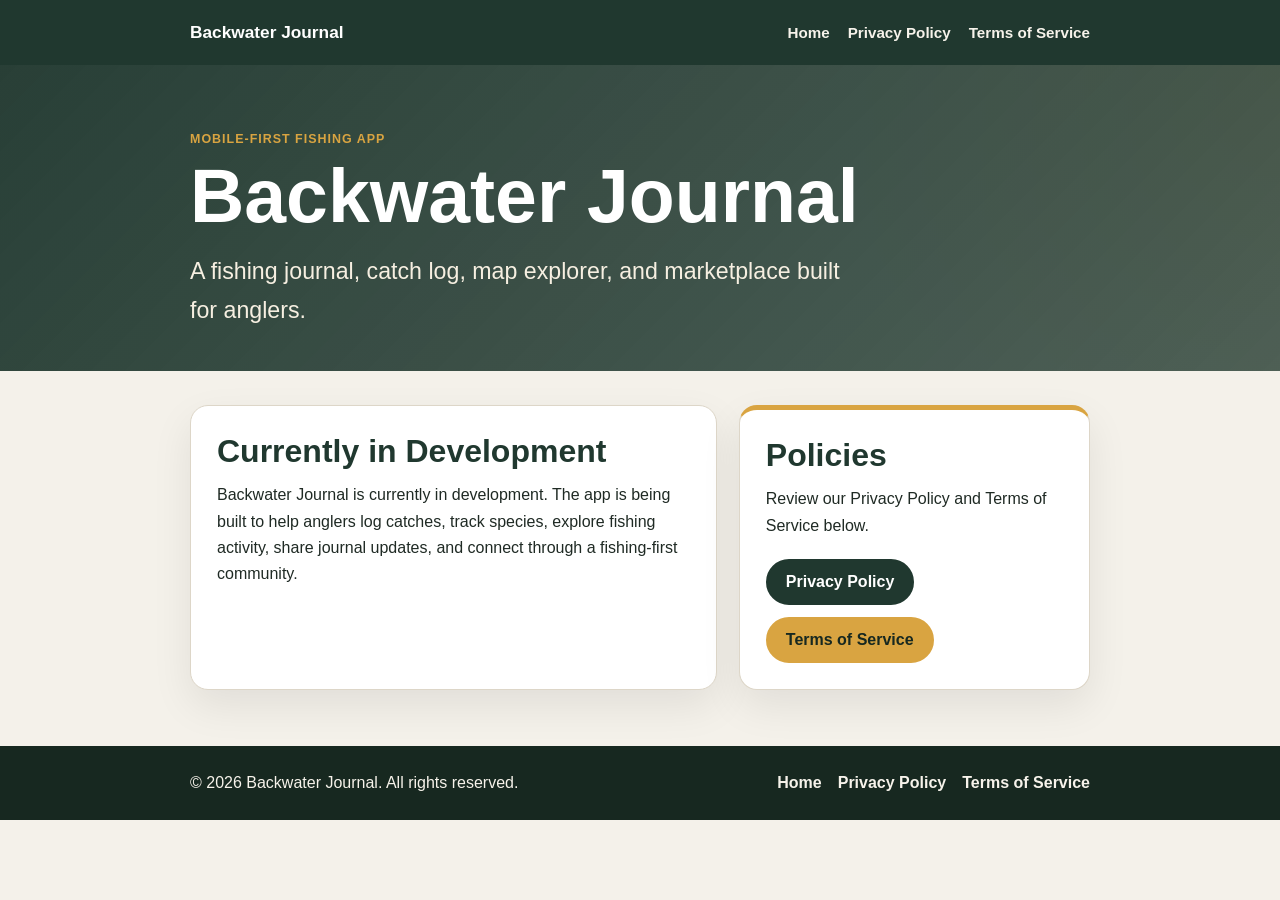
<file: index.html>
<!DOCTYPE html>
<html lang="en">
<head>
  <meta charset="UTF-8">
  <meta name="viewport" content="width=device-width, initial-scale=1.0">
  <meta name="description" content="Backwater Journal is a fishing journal, catch log, map explorer, and marketplace built for anglers.">
  <title>Backwater Journal</title>
  <link rel="stylesheet" href="styles.css">
</head>
<body>
  <header class="site-header">
    <nav class="nav" aria-label="Primary navigation">
      <a class="brand" href="./">Backwater Journal</a>
      <div class="nav-links">
        <a href="./">Home</a>
        <a href="privacy/">Privacy Policy</a>
        <a href="terms/">Terms of Service</a>
      </div>
    </nav>
  </header>

  <main>
    <section class="hero">
      <div class="container">
        <p class="eyebrow">Mobile-first fishing app</p>
        <h1>Backwater Journal</h1>
        <p class="subtitle">A fishing journal, catch log, map explorer, and marketplace built for anglers.</p>
      </div>
    </section>

    <section class="container content-grid" aria-label="Website information">
      <article class="card">
        <h2>Currently in Development</h2>
        <p>
          Backwater Journal is currently in development. The app is being built to help
          anglers log catches, track species, explore fishing activity, share journal
          updates, and connect through a fishing-first community.
        </p>
      </article>

      <article class="card policy-card">
        <h2>Policies</h2>
        <p>Review our Privacy Policy and Terms of Service below.</p>
        <div class="button-row">
          <a class="button" href="privacy/">Privacy Policy</a>
          <a class="button button-accent" href="terms/">Terms of Service</a>
        </div>
      </article>
    </section>
  </main>

  <footer class="site-footer">
    <div class="container footer-inner">
      <p>&copy; 2026 Backwater Journal. All rights reserved.</p>
      <div class="footer-links">
        <a href="./">Home</a>
        <a href="privacy/">Privacy Policy</a>
        <a href="terms/">Terms of Service</a>
      </div>
    </div>
  </footer>
</body>
</html>
</file>
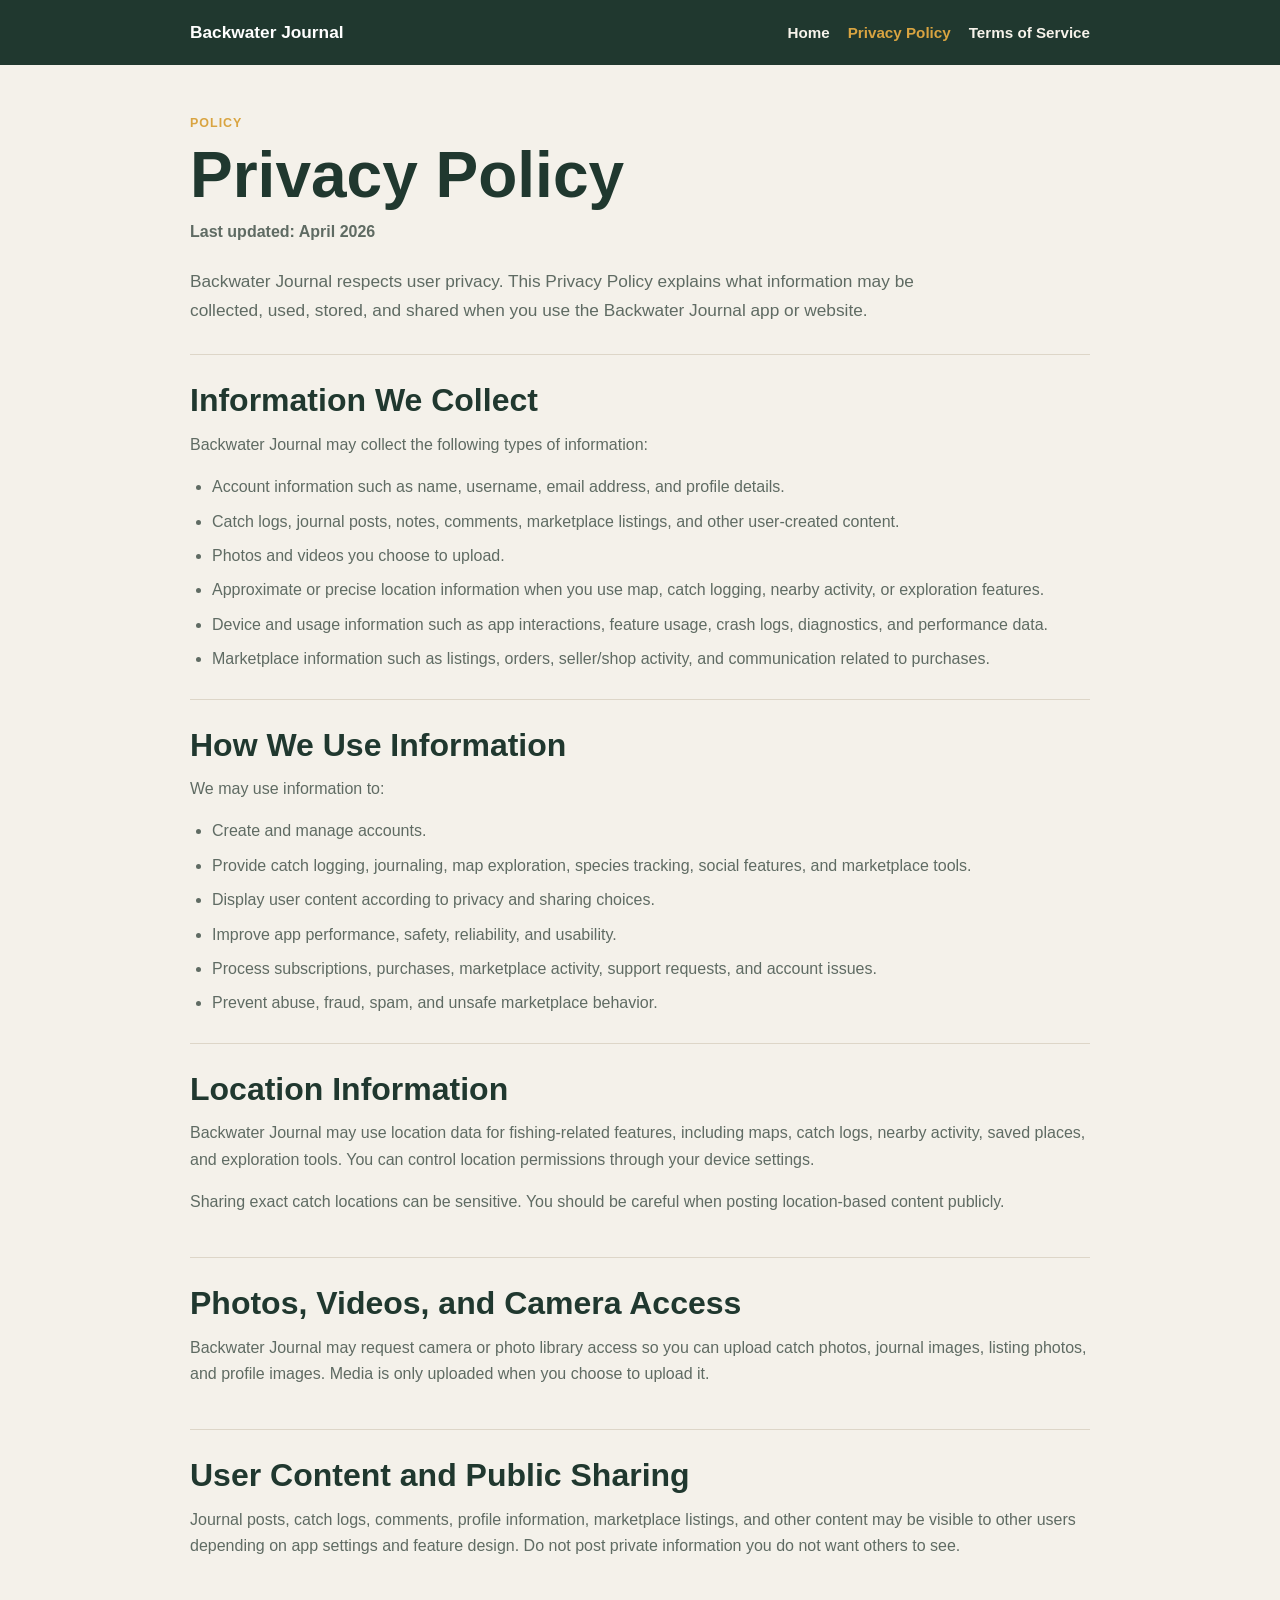
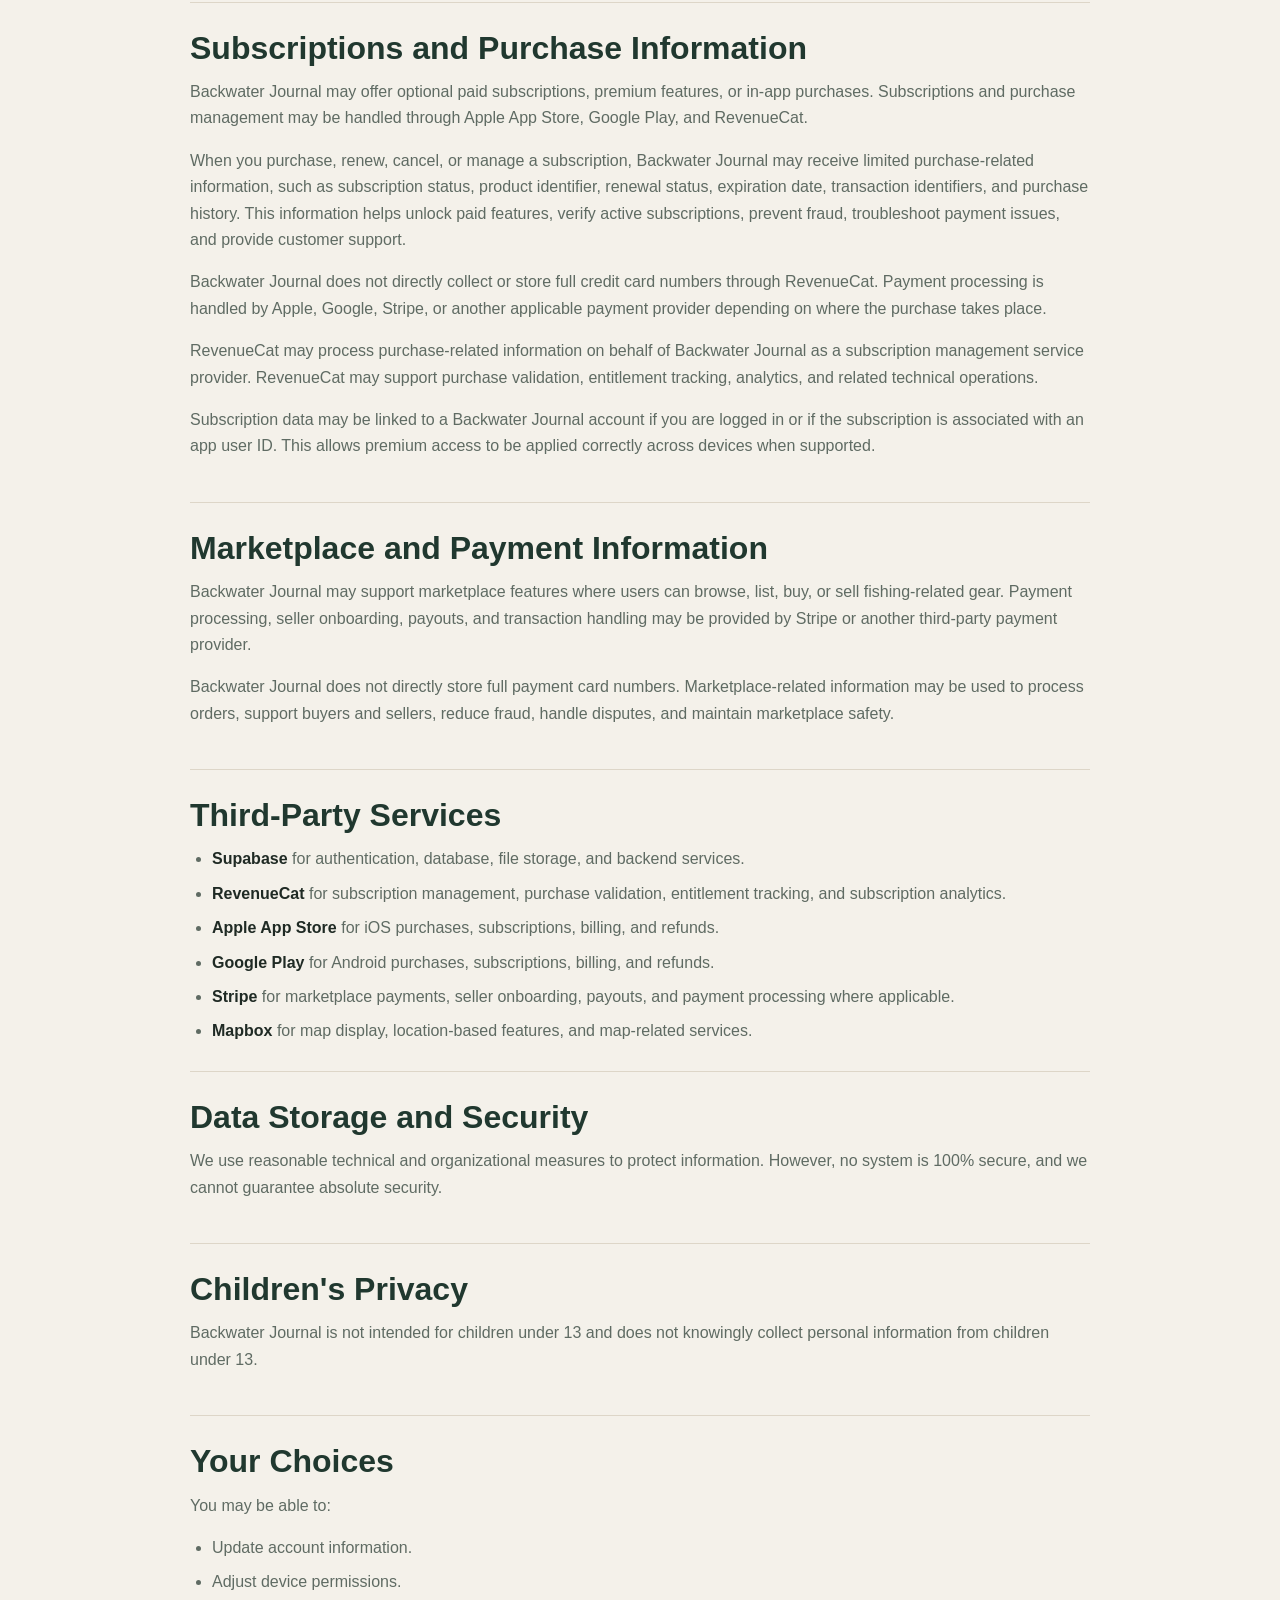
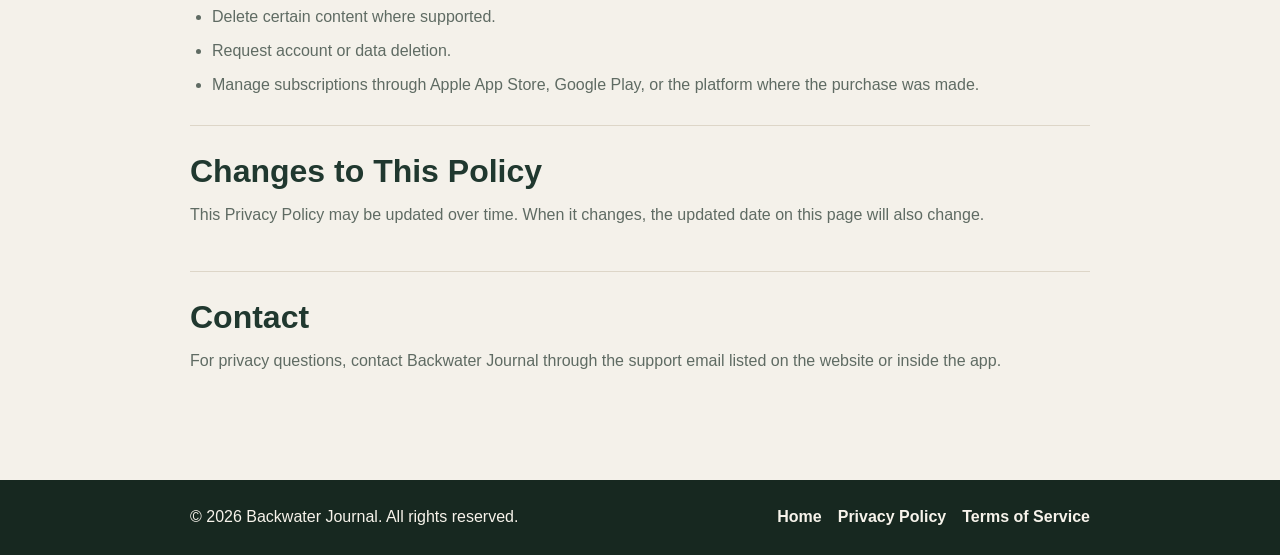
<file: privacy/index.html>
<!DOCTYPE html>
<html lang="en">
<head>
  <meta charset="UTF-8">
  <meta name="viewport" content="width=device-width, initial-scale=1.0">
  <meta name="description" content="Privacy Policy for Backwater Journal.">
  <title>Privacy Policy | Backwater Journal</title>
  <link rel="stylesheet" href="../styles.css">
</head>
<body>
  <header class="site-header">
    <nav class="nav" aria-label="Primary navigation">
      <a class="brand" href="../">Backwater Journal</a>
      <div class="nav-links">
        <a href="../">Home</a>
        <a href="./" aria-current="page">Privacy Policy</a>
        <a href="../terms/">Terms of Service</a>
      </div>
    </nav>
  </header>

  <main class="container legal-page">
    <p class="eyebrow">Policy</p>
    <h1>Privacy Policy</h1>
    <p class="updated">Last updated: April 2026</p>
    <p class="intro">
      Backwater Journal respects user privacy. This Privacy Policy explains what
      information may be collected, used, stored, and shared when you use the Backwater
      Journal app or website.
    </p>

    <section>
      <h2>Information We Collect</h2>
      <p>Backwater Journal may collect the following types of information:</p>
      <ul>
        <li>Account information such as name, username, email address, and profile details.</li>
        <li>Catch logs, journal posts, notes, comments, marketplace listings, and other user-created content.</li>
        <li>Photos and videos you choose to upload.</li>
        <li>Approximate or precise location information when you use map, catch logging, nearby activity, or exploration features.</li>
        <li>Device and usage information such as app interactions, feature usage, crash logs, diagnostics, and performance data.</li>
        <li>Marketplace information such as listings, orders, seller/shop activity, and communication related to purchases.</li>
      </ul>
    </section>

    <section>
      <h2>How We Use Information</h2>
      <p>We may use information to:</p>
      <ul>
        <li>Create and manage accounts.</li>
        <li>Provide catch logging, journaling, map exploration, species tracking, social features, and marketplace tools.</li>
        <li>Display user content according to privacy and sharing choices.</li>
        <li>Improve app performance, safety, reliability, and usability.</li>
        <li>Process subscriptions, purchases, marketplace activity, support requests, and account issues.</li>
        <li>Prevent abuse, fraud, spam, and unsafe marketplace behavior.</li>
      </ul>
    </section>

    <section>
      <h2>Location Information</h2>
      <p>
        Backwater Journal may use location data for fishing-related features, including
        maps, catch logs, nearby activity, saved places, and exploration tools. You can
        control location permissions through your device settings.
      </p>
      <p>
        Sharing exact catch locations can be sensitive. You should be careful when
        posting location-based content publicly.
      </p>
    </section>

    <section>
      <h2>Photos, Videos, and Camera Access</h2>
      <p>
        Backwater Journal may request camera or photo library access so you can upload
        catch photos, journal images, listing photos, and profile images. Media is only
        uploaded when you choose to upload it.
      </p>
    </section>

    <section>
      <h2>User Content and Public Sharing</h2>
      <p>
        Journal posts, catch logs, comments, profile information, marketplace listings,
        and other content may be visible to other users depending on app settings and
        feature design. Do not post private information you do not want others to see.
      </p>
    </section>

    <section>
      <h2>Subscriptions and Purchase Information</h2>
      <p>
        Backwater Journal may offer optional paid subscriptions, premium features, or
        in-app purchases. Subscriptions and purchase management may be handled through
        Apple App Store, Google Play, and RevenueCat.
      </p>
      <p>
        When you purchase, renew, cancel, or manage a subscription, Backwater Journal
        may receive limited purchase-related information, such as subscription status,
        product identifier, renewal status, expiration date, transaction identifiers,
        and purchase history. This information helps unlock paid features, verify active
        subscriptions, prevent fraud, troubleshoot payment issues, and provide customer
        support.
      </p>
      <p>
        Backwater Journal does not directly collect or store full credit card numbers
        through RevenueCat. Payment processing is handled by Apple, Google, Stripe, or
        another applicable payment provider depending on where the purchase takes place.
      </p>
      <p>
        RevenueCat may process purchase-related information on behalf of Backwater
        Journal as a subscription management service provider. RevenueCat may support
        purchase validation, entitlement tracking, analytics, and related technical
        operations.
      </p>
      <p>
        Subscription data may be linked to a Backwater Journal account if you are logged
        in or if the subscription is associated with an app user ID. This allows premium
        access to be applied correctly across devices when supported.
      </p>
    </section>

    <section>
      <h2>Marketplace and Payment Information</h2>
      <p>
        Backwater Journal may support marketplace features where users can browse, list,
        buy, or sell fishing-related gear. Payment processing, seller onboarding,
        payouts, and transaction handling may be provided by Stripe or another
        third-party payment provider.
      </p>
      <p>
        Backwater Journal does not directly store full payment card numbers.
        Marketplace-related information may be used to process orders, support buyers
        and sellers, reduce fraud, handle disputes, and maintain marketplace safety.
      </p>
    </section>

    <section>
      <h2>Third-Party Services</h2>
      <ul>
        <li><strong>Supabase</strong> for authentication, database, file storage, and backend services.</li>
        <li><strong>RevenueCat</strong> for subscription management, purchase validation, entitlement tracking, and subscription analytics.</li>
        <li><strong>Apple App Store</strong> for iOS purchases, subscriptions, billing, and refunds.</li>
        <li><strong>Google Play</strong> for Android purchases, subscriptions, billing, and refunds.</li>
        <li><strong>Stripe</strong> for marketplace payments, seller onboarding, payouts, and payment processing where applicable.</li>
        <li><strong>Mapbox</strong> for map display, location-based features, and map-related services.</li>
      </ul>
    </section>

    <section>
      <h2>Data Storage and Security</h2>
      <p>
        We use reasonable technical and organizational measures to protect information.
        However, no system is 100% secure, and we cannot guarantee absolute security.
      </p>
    </section>

    <section>
      <h2>Children's Privacy</h2>
      <p>
        Backwater Journal is not intended for children under 13 and does not knowingly
        collect personal information from children under 13.
      </p>
    </section>

    <section>
      <h2>Your Choices</h2>
      <p>You may be able to:</p>
      <ul>
        <li>Update account information.</li>
        <li>Adjust device permissions.</li>
        <li>Delete certain content where supported.</li>
        <li>Request account or data deletion.</li>
        <li>Manage subscriptions through Apple App Store, Google Play, or the platform where the purchase was made.</li>
      </ul>
    </section>

    <section>
      <h2>Changes to This Policy</h2>
      <p>
        This Privacy Policy may be updated over time. When it changes, the updated date
        on this page will also change.
      </p>
    </section>

    <section>
      <h2>Contact</h2>
      <p>
        For privacy questions, contact Backwater Journal through the support email listed
        on the website or inside the app.
      </p>
    </section>
  </main>

  <footer class="site-footer">
    <div class="container footer-inner">
      <p>&copy; 2026 Backwater Journal. All rights reserved.</p>
      <div class="footer-links">
        <a href="../">Home</a>
        <a href="./">Privacy Policy</a>
        <a href="../terms/">Terms of Service</a>
      </div>
    </div>
  </footer>
</body>
</html>
</file>
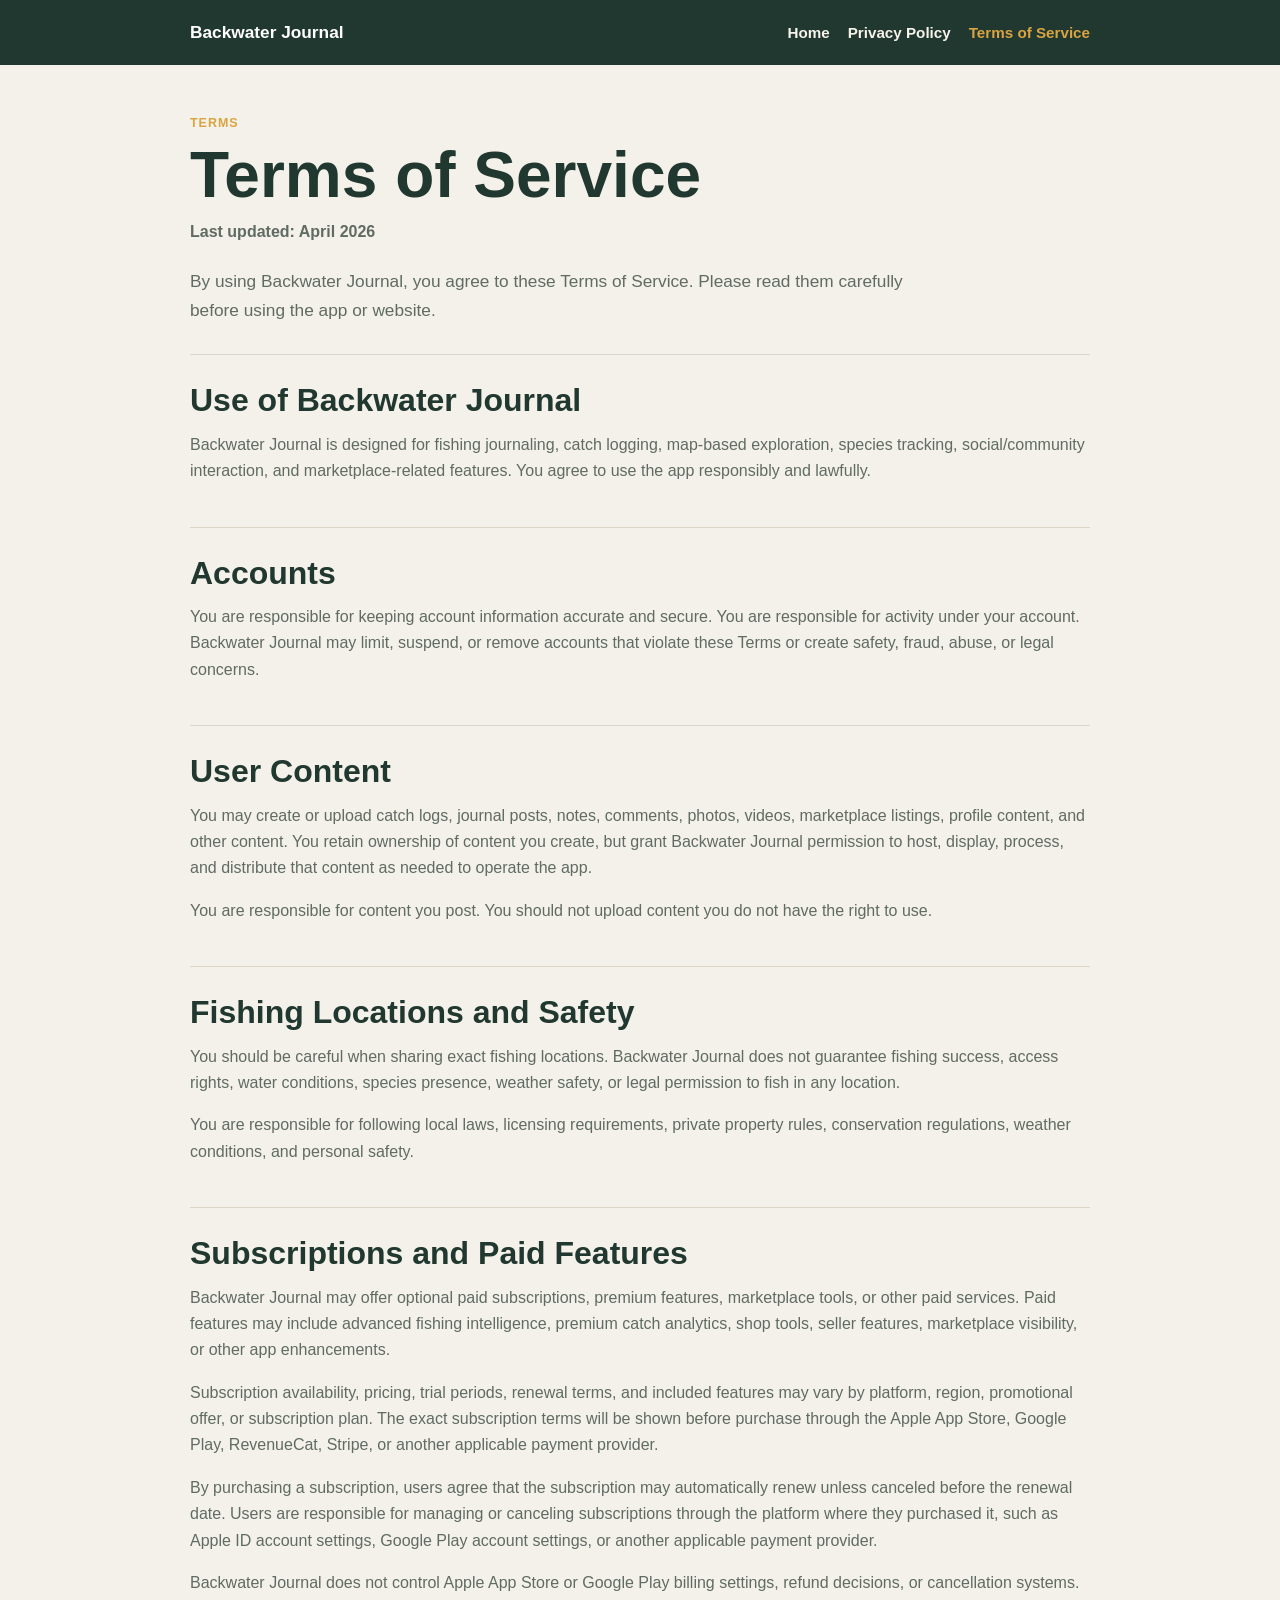
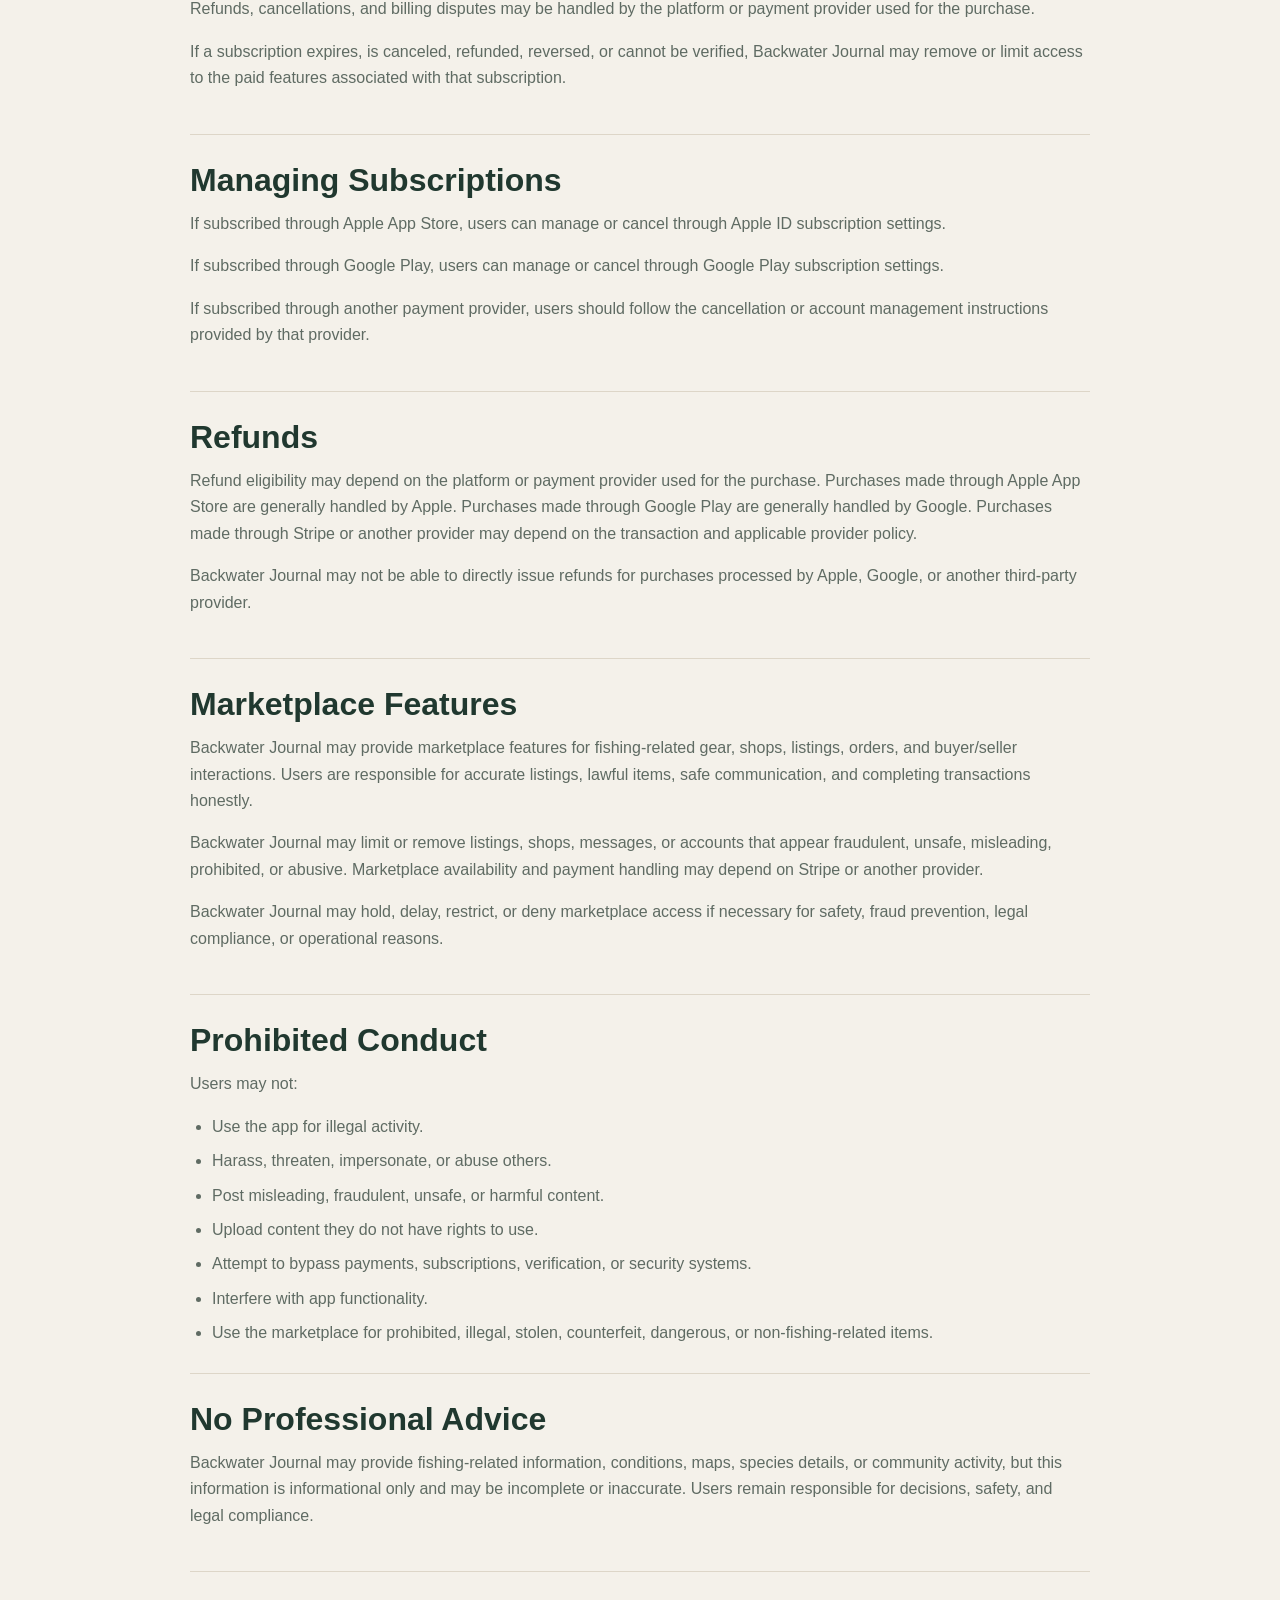
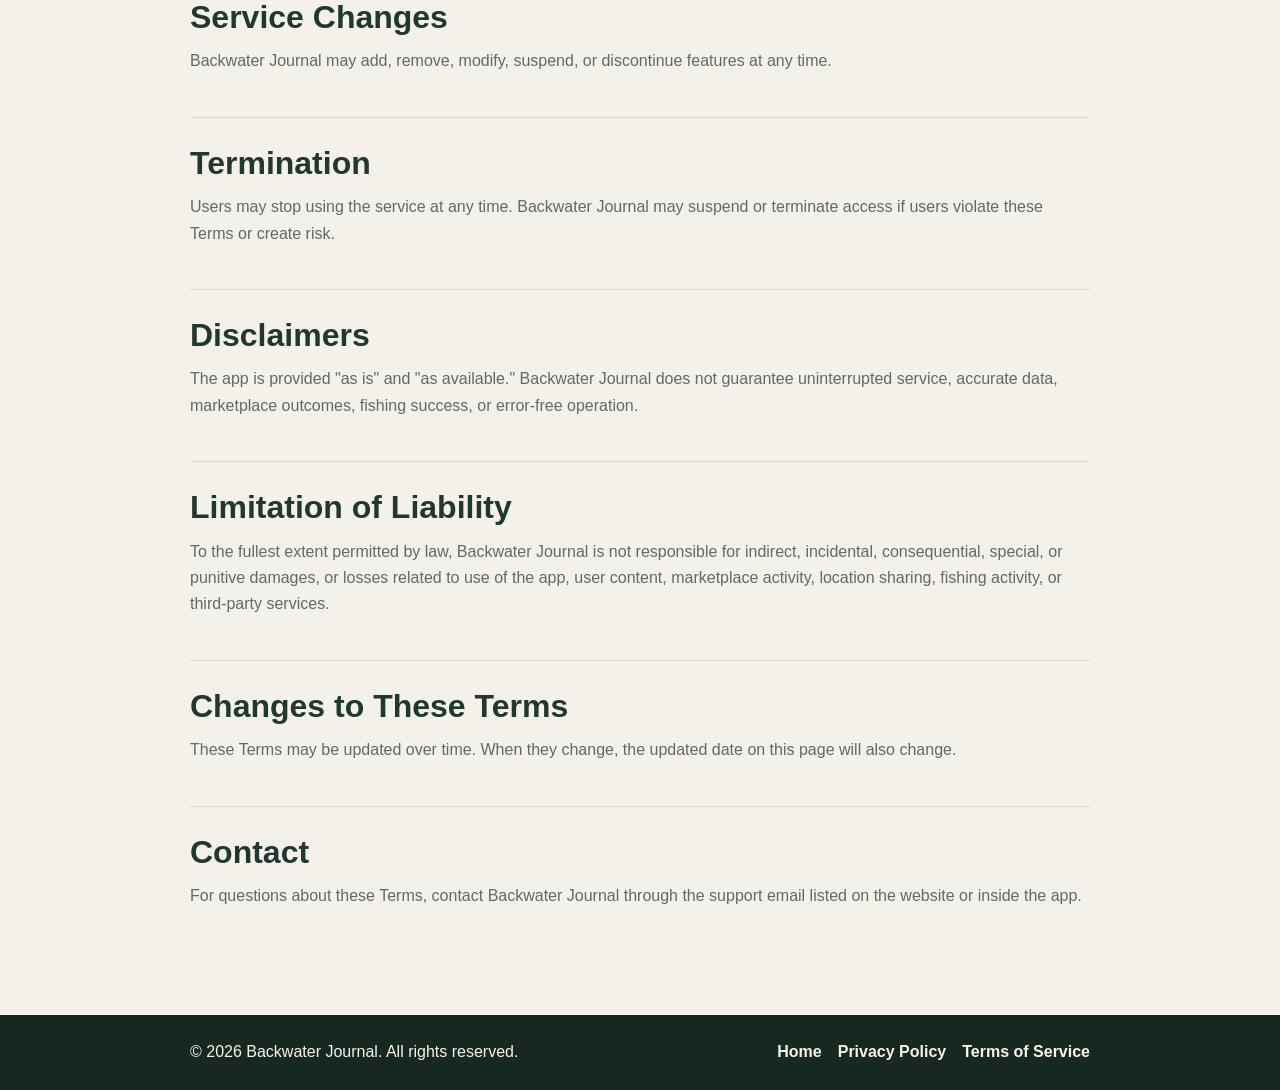
<file: terms/index.html>
<!DOCTYPE html>
<html lang="en">
<head>
  <meta charset="UTF-8">
  <meta name="viewport" content="width=device-width, initial-scale=1.0">
  <meta name="description" content="Terms of Service for Backwater Journal.">
  <title>Terms of Service | Backwater Journal</title>
  <link rel="stylesheet" href="../styles.css">
</head>
<body>
  <header class="site-header">
    <nav class="nav" aria-label="Primary navigation">
      <a class="brand" href="../">Backwater Journal</a>
      <div class="nav-links">
        <a href="../">Home</a>
        <a href="../privacy/">Privacy Policy</a>
        <a href="./" aria-current="page">Terms of Service</a>
      </div>
    </nav>
  </header>

  <main class="container legal-page">
    <p class="eyebrow">Terms</p>
    <h1>Terms of Service</h1>
    <p class="updated">Last updated: April 2026</p>
    <p class="intro">
      By using Backwater Journal, you agree to these Terms of Service. Please read them
      carefully before using the app or website.
    </p>

    <section>
      <h2>Use of Backwater Journal</h2>
      <p>
        Backwater Journal is designed for fishing journaling, catch logging, map-based
        exploration, species tracking, social/community interaction, and
        marketplace-related features. You agree to use the app responsibly and lawfully.
      </p>
    </section>

    <section>
      <h2>Accounts</h2>
      <p>
        You are responsible for keeping account information accurate and secure. You are
        responsible for activity under your account. Backwater Journal may limit,
        suspend, or remove accounts that violate these Terms or create safety, fraud,
        abuse, or legal concerns.
      </p>
    </section>

    <section>
      <h2>User Content</h2>
      <p>
        You may create or upload catch logs, journal posts, notes, comments, photos,
        videos, marketplace listings, profile content, and other content. You retain
        ownership of content you create, but grant Backwater Journal permission to host,
        display, process, and distribute that content as needed to operate the app.
      </p>
      <p>
        You are responsible for content you post. You should not upload content you do
        not have the right to use.
      </p>
    </section>

    <section>
      <h2>Fishing Locations and Safety</h2>
      <p>
        You should be careful when sharing exact fishing locations. Backwater Journal
        does not guarantee fishing success, access rights, water conditions, species
        presence, weather safety, or legal permission to fish in any location.
      </p>
      <p>
        You are responsible for following local laws, licensing requirements, private
        property rules, conservation regulations, weather conditions, and personal safety.
      </p>
    </section>

    <section>
      <h2>Subscriptions and Paid Features</h2>
      <p>
        Backwater Journal may offer optional paid subscriptions, premium features,
        marketplace tools, or other paid services. Paid features may include advanced
        fishing intelligence, premium catch analytics, shop tools, seller features,
        marketplace visibility, or other app enhancements.
      </p>
      <p>
        Subscription availability, pricing, trial periods, renewal terms, and included
        features may vary by platform, region, promotional offer, or subscription plan.
        The exact subscription terms will be shown before purchase through the Apple App
        Store, Google Play, RevenueCat, Stripe, or another applicable payment provider.
      </p>
      <p>
        By purchasing a subscription, users agree that the subscription may automatically
        renew unless canceled before the renewal date. Users are responsible for
        managing or canceling subscriptions through the platform where they purchased
        it, such as Apple ID account settings, Google Play account settings, or another
        applicable payment provider.
      </p>
      <p>
        Backwater Journal does not control Apple App Store or Google Play billing
        settings, refund decisions, or cancellation systems. Refunds, cancellations, and
        billing disputes may be handled by the platform or payment provider used for the
        purchase.
      </p>
      <p>
        If a subscription expires, is canceled, refunded, reversed, or cannot be
        verified, Backwater Journal may remove or limit access to the paid features
        associated with that subscription.
      </p>
    </section>

    <section>
      <h2>Managing Subscriptions</h2>
      <p>
        If subscribed through Apple App Store, users can manage or cancel through Apple
        ID subscription settings.
      </p>
      <p>
        If subscribed through Google Play, users can manage or cancel through Google
        Play subscription settings.
      </p>
      <p>
        If subscribed through another payment provider, users should follow the
        cancellation or account management instructions provided by that provider.
      </p>
    </section>

    <section>
      <h2>Refunds</h2>
      <p>
        Refund eligibility may depend on the platform or payment provider used for the
        purchase. Purchases made through Apple App Store are generally handled by Apple.
        Purchases made through Google Play are generally handled by Google. Purchases
        made through Stripe or another provider may depend on the transaction and
        applicable provider policy.
      </p>
      <p>
        Backwater Journal may not be able to directly issue refunds for purchases
        processed by Apple, Google, or another third-party provider.
      </p>
    </section>

    <section>
      <h2>Marketplace Features</h2>
      <p>
        Backwater Journal may provide marketplace features for fishing-related gear,
        shops, listings, orders, and buyer/seller interactions. Users are responsible for
        accurate listings, lawful items, safe communication, and completing transactions
        honestly.
      </p>
      <p>
        Backwater Journal may limit or remove listings, shops, messages, or accounts
        that appear fraudulent, unsafe, misleading, prohibited, or abusive. Marketplace
        availability and payment handling may depend on Stripe or another provider.
      </p>
      <p>
        Backwater Journal may hold, delay, restrict, or deny marketplace access if
        necessary for safety, fraud prevention, legal compliance, or operational reasons.
      </p>
    </section>

    <section>
      <h2>Prohibited Conduct</h2>
      <p>Users may not:</p>
      <ul>
        <li>Use the app for illegal activity.</li>
        <li>Harass, threaten, impersonate, or abuse others.</li>
        <li>Post misleading, fraudulent, unsafe, or harmful content.</li>
        <li>Upload content they do not have rights to use.</li>
        <li>Attempt to bypass payments, subscriptions, verification, or security systems.</li>
        <li>Interfere with app functionality.</li>
        <li>Use the marketplace for prohibited, illegal, stolen, counterfeit, dangerous, or non-fishing-related items.</li>
      </ul>
    </section>

    <section>
      <h2>No Professional Advice</h2>
      <p>
        Backwater Journal may provide fishing-related information, conditions, maps,
        species details, or community activity, but this information is informational
        only and may be incomplete or inaccurate. Users remain responsible for
        decisions, safety, and legal compliance.
      </p>
    </section>

    <section>
      <h2>Service Changes</h2>
      <p>
        Backwater Journal may add, remove, modify, suspend, or discontinue features at
        any time.
      </p>
    </section>

    <section>
      <h2>Termination</h2>
      <p>
        Users may stop using the service at any time. Backwater Journal may suspend or
        terminate access if users violate these Terms or create risk.
      </p>
    </section>

    <section>
      <h2>Disclaimers</h2>
      <p>
        The app is provided "as is" and "as available." Backwater Journal does not
        guarantee uninterrupted service, accurate data, marketplace outcomes, fishing
        success, or error-free operation.
      </p>
    </section>

    <section>
      <h2>Limitation of Liability</h2>
      <p>
        To the fullest extent permitted by law, Backwater Journal is not responsible for
        indirect, incidental, consequential, special, or punitive damages, or losses
        related to use of the app, user content, marketplace activity, location sharing,
        fishing activity, or third-party services.
      </p>
    </section>

    <section>
      <h2>Changes to These Terms</h2>
      <p>
        These Terms may be updated over time. When they change, the updated date on this
        page will also change.
      </p>
    </section>

    <section>
      <h2>Contact</h2>
      <p>
        For questions about these Terms, contact Backwater Journal through the support
        email listed on the website or inside the app.
      </p>
    </section>
  </main>

  <footer class="site-footer">
    <div class="container footer-inner">
      <p>&copy; 2026 Backwater Journal. All rights reserved.</p>
      <div class="footer-links">
        <a href="../">Home</a>
        <a href="../privacy/">Privacy Policy</a>
        <a href="./">Terms of Service</a>
      </div>
    </div>
  </footer>
</body>
</html>
</file>
<file: styles.css>
:root {
  --bg: #f4f1ea;
  --text: #1f2a24;
  --muted: #5f6b63;
  --green: #20382f;
  --green-dark: #172820;
  --gold: #d9a441;
  --gold-dark: #a87318;
  --card: #ffffff;
  --line: #ddd6c8;
  --shadow: 0 16px 40px rgba(0, 0, 0, 0.08);
}

* {
  box-sizing: border-box;
}

body {
  margin: 0;
  color: var(--text);
  background: var(--bg);
  font-family: Arial, Helvetica, sans-serif;
  line-height: 1.65;
}

a {
  color: var(--green);
}

a:hover {
  color: var(--gold-dark);
}

.container {
  width: min(900px, calc(100% - 32px));
  margin: 0 auto;
}

.site-header {
  background: var(--green);
  color: #ffffff;
}

.nav {
  display: flex;
  flex-wrap: wrap;
  align-items: center;
  justify-content: space-between;
  gap: 14px;
  width: min(900px, calc(100% - 32px));
  margin: 0 auto;
  padding: 18px 0;
}

.brand {
  color: #ffffff;
  font-size: 1.08rem;
  font-weight: 800;
  text-decoration: none;
}

.nav-links {
  display: flex;
  flex-wrap: wrap;
  gap: 10px 18px;
}

.nav-links a {
  color: #f7f3eb;
  font-size: 0.95rem;
  font-weight: 700;
  text-decoration: none;
}

.nav-links a:hover,
.nav-links a[aria-current="page"] {
  color: var(--gold);
}

.hero {
  padding: 64px 0 42px;
  background:
    linear-gradient(135deg, rgba(32, 56, 47, 0.96), rgba(32, 56, 47, 0.78)),
    radial-gradient(circle at top right, rgba(217, 164, 65, 0.26), transparent 34%);
  color: #ffffff;
}

.eyebrow {
  margin: 0 0 10px;
  color: var(--gold);
  font-size: 0.78rem;
  font-weight: 800;
  letter-spacing: 0.08em;
  text-transform: uppercase;
}

h1,
h2,
h3,
p,
li {
  overflow-wrap: anywhere;
}

h1 {
  margin: 0;
  font-size: clamp(2.5rem, 10vw, 4.7rem);
  line-height: 1;
  letter-spacing: 0;
}

h2 {
  margin: 0 0 12px;
  color: var(--green);
  font-size: clamp(1.45rem, 4vw, 2rem);
  line-height: 1.2;
  letter-spacing: 0;
}

p {
  margin: 0 0 16px;
}

ul {
  margin: 0;
  padding-left: 22px;
}

li + li {
  margin-top: 8px;
}

.subtitle {
  max-width: 680px;
  margin: 18px 0 0;
  color: #f6efe1;
  font-size: clamp(1.1rem, 3.4vw, 1.45rem);
}

.content-grid {
  display: grid;
  grid-template-columns: minmax(0, 1.2fr) minmax(260px, 0.8fr);
  gap: 22px;
  padding: 34px 0 56px;
}

.card {
  background: var(--card);
  border: 1px solid var(--line);
  border-radius: 18px;
  box-shadow: var(--shadow);
  padding: 26px;
}

.card p:last-child {
  margin-bottom: 0;
}

.policy-card {
  border-top: 5px solid var(--gold);
}

.button-row {
  display: flex;
  flex-wrap: wrap;
  gap: 12px;
  margin-top: 20px;
}

.button {
  display: inline-flex;
  min-height: 46px;
  align-items: center;
  justify-content: center;
  padding: 0 18px;
  color: #ffffff;
  background: var(--green);
  border: 2px solid var(--green);
  border-radius: 999px;
  font-weight: 800;
  text-decoration: none;
}

.button:hover {
  color: #ffffff;
  background: var(--green-dark);
  border-color: var(--green-dark);
}

.button-accent {
  color: var(--green-dark);
  background: var(--gold);
  border-color: var(--gold);
}

.button-accent:hover {
  color: var(--green-dark);
  background: #e5b85a;
  border-color: #e5b85a;
}

.legal-page {
  padding: 48px 0 64px;
}

.legal-page h1 {
  color: var(--green);
  font-size: clamp(2.25rem, 8vw, 4rem);
}

.updated {
  margin: 12px 0 22px;
  color: var(--muted);
  font-weight: 700;
}

.intro {
  max-width: 760px;
  margin-bottom: 30px;
  color: var(--muted);
  font-size: 1.08rem;
}

.legal-page section {
  padding: 26px 0;
  border-top: 1px solid var(--line);
}

.legal-page section p,
.legal-page section li {
  color: var(--muted);
}

.legal-page strong {
  color: var(--text);
}

.site-footer {
  color: #f7f3eb;
  background: var(--green-dark);
}

.footer-inner {
  display: flex;
  flex-wrap: wrap;
  align-items: center;
  justify-content: space-between;
  gap: 12px;
  padding: 24px 0;
}

.footer-inner p {
  margin: 0;
}

.footer-links {
  display: flex;
  flex-wrap: wrap;
  gap: 10px 16px;
}

.footer-links a {
  color: #f7f3eb;
  font-weight: 700;
  text-decoration: none;
}

.footer-links a:hover {
  color: var(--gold);
}

@media (max-width: 720px) {
  .nav,
  .footer-inner {
    align-items: flex-start;
    flex-direction: column;
  }

  .hero {
    padding: 46px 0 34px;
  }

  .content-grid {
    grid-template-columns: 1fr;
    padding-top: 24px;
  }

  .card {
    padding: 22px;
  }

  .button {
    width: 100%;
  }
}
</file>
